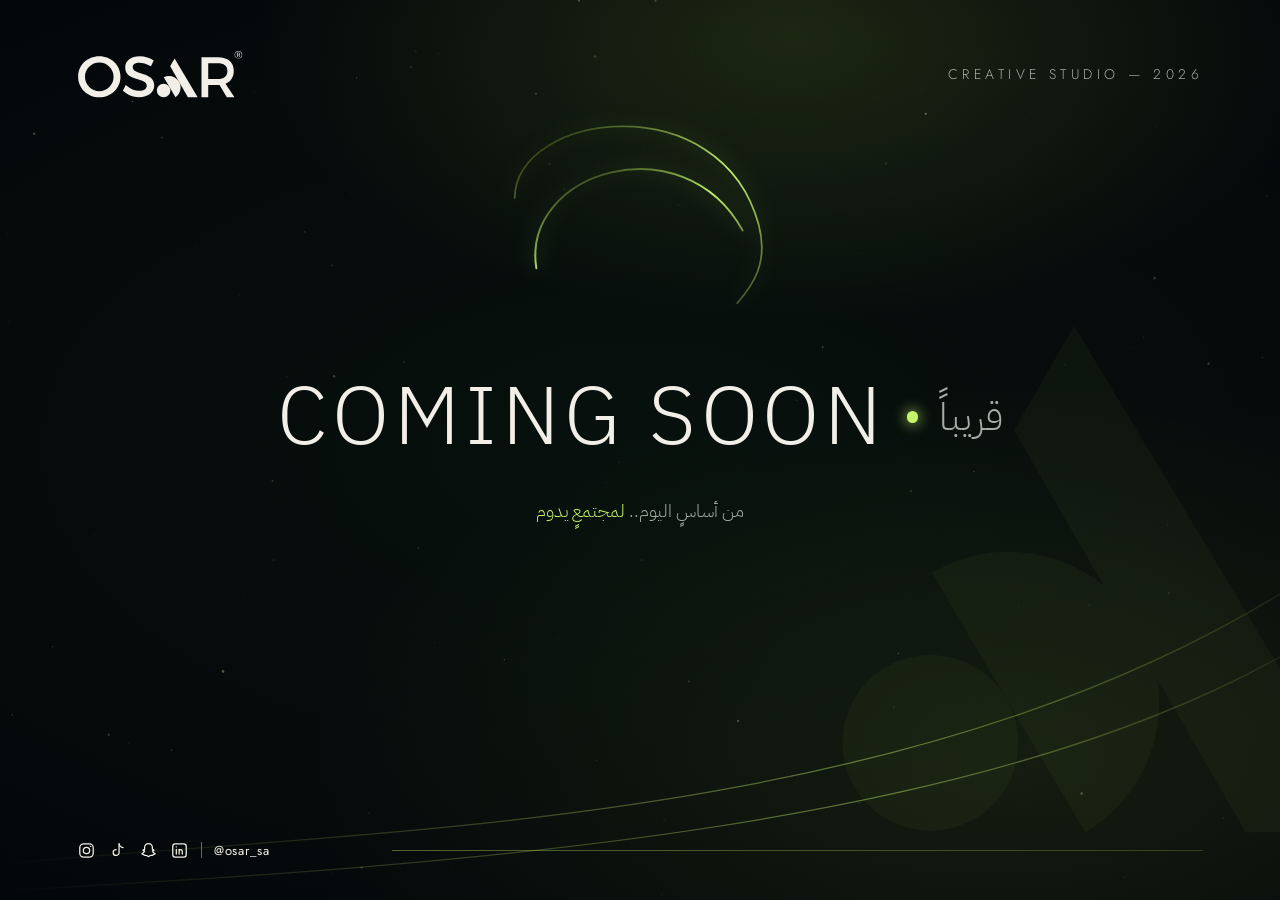
<file: index.html>
<!doctype html>
<html lang="ar" dir="rtl">
<head>
<meta charset="utf-8">
<meta name="viewport" content="width=device-width, initial-scale=1, viewport-fit=cover">
<title>أوسار | قريباً — OSAR Coming Soon</title>
<meta name="description" content="من أساسٍ اليوم.. لمجتمعٍ يدوم. أوسار، قريباً.">
<meta name="theme-color" content="#04070A">
<link rel="icon" href="assets/favicon.svg" type="image/svg+xml">
<meta property="og:title" content="أوسار | قريباً">
<meta property="og:description" content="من أساسٍ اليوم.. لمجتمعٍ يدوم — Coming Soon">
<meta property="og:type" content="website">
<meta property="og:url" content="https://osar-sa.github.io/">
<meta property="og:image" content="https://osar-sa.github.io/assets/og.png">
<meta property="og:image:width" content="1200"><meta property="og:image:height" content="630">
<meta property="og:locale" content="ar_SA">
<meta name="twitter:card" content="summary_large_image">
<link rel="preconnect" href="https://fonts.googleapis.com"><link rel="preconnect" href="https://fonts.gstatic.com" crossorigin>
<link rel="stylesheet" href="https://fonts.googleapis.com/css2?family=Readex+Pro:wght@300;400;500&family=Jost:wght@300;400&family=IBM+Plex+Sans+Arabic:wght@300;400&display=swap">
<style>
/* ===== ألوان الهوية — بدّلها هنا فقط لما توصل الهوية الجديدة ===== */
:root{
  --bg:#04070A;          /* الخلفية */
  --bg-2:#07110D;        /* توهّج الخلفية */
  --ink:#F2EFE8;         /* النص الأساسي */
  --ink-dim:#A8ADA6;     /* النص الثانوي */
  --accent:#C6F36B;      /* اللون المميز (لمجتمعٍ يدوم + الأقواس) */
  --accent-2:#6E8F2E;    /* درجة أغمق للمميز */
  --line:rgba(198,243,107,.38);
  --f-ar:"Readex Pro",system-ui,sans-serif;
  --f-en:"Jost","Readex Pro",sans-serif;
}
*{margin:0;padding:0;box-sizing:border-box}
html,body{height:100%}
body{background:var(--bg);color:var(--ink);font-family:var(--f-ar);overflow:hidden;-webkit-font-smoothing:antialiased}
.stage{position:fixed;inset:0;overflow:hidden;
  background:
    radial-gradient(60% 45% at 62% 4%,color-mix(in srgb,var(--accent-2) 22%,transparent),transparent 70%),
    radial-gradient(80% 60% at 80% 85%,color-mix(in srgb,var(--accent-2) 14%,transparent),transparent 70%),
    radial-gradient(120% 90% at 50% 50%,var(--bg-2),var(--bg) 70%)}
canvas#dust{position:absolute;inset:0;width:100%;height:100%;opacity:.7}
/* glowing arcs */
.arcs{position:absolute;left:50%;top:10vh;width:min(30vh,62vw);transform:translateX(-50%);filter:drop-shadow(0 0 10px color-mix(in srgb,var(--accent) 55%,transparent));animation:float 9s ease-in-out infinite}
.arcs path{fill:none;stroke-linecap:round;stroke-dasharray:1;stroke-dashoffset:1;animation:draw 2.6s cubic-bezier(.6,.1,.2,1) forwards}
.arcs path:nth-child(2){animation-delay:.35s}
@keyframes draw{to{stroke-dashoffset:0}}
@keyframes float{0%,100%{transform:translateX(-50%) rotate(0deg)}50%{transform:translateX(-50%) translateY(-1.2vh) rotate(-3deg)}}
/* faint big mark */
.ghost{position:absolute;right:-12vh;bottom:6vh;width:min(62vh,90vw);color:var(--accent);opacity:.035}
.sweep{position:absolute;inset:auto 0 0 0;height:60vh;width:100%;pointer-events:none}
.sweep path{fill:none;stroke:url(#sg);stroke-width:1.4;opacity:.8}
/* layout */
header,footer{position:absolute;left:0;right:0;display:flex;align-items:center;justify-content:space-between;padding:0 clamp(22px,6vw,90px);direction:ltr;z-index:2}
header{top:clamp(28px,5.5vh,64px)}
.logo{width:clamp(110px,13vw,170px);color:var(--ink);display:block}
.tag{font-family:var(--f-en);font-weight:300;font-size:clamp(10px,1.1vw,14px);letter-spacing:.32em;color:var(--ink-dim);text-transform:uppercase}
main{position:absolute;inset:0;display:grid;place-items:center;align-content:center;gap:clamp(10px,2vh,22px);text-align:center;z-index:2;padding:0 22px}
h1{font-family:"IBM Plex Sans Arabic",var(--f-ar);font-weight:300;display:flex;align-items:center;gap:clamp(12px,1.6vw,24px);direction:ltr;white-space:nowrap;color:var(--ink)}
h1 .en{font-size:clamp(26px,6.4vw,84px);letter-spacing:.06em;line-height:1}
h1 .ar{font-size:clamp(16px,3vw,42px);direction:rtl;line-height:1;color:var(--ink-dim)}
h1 .dot{width:clamp(8px,.9vw,13px);height:clamp(8px,.9vw,13px);border-radius:50%;background:var(--accent);box-shadow:0 0 14px var(--accent);flex:none}
.slogan{font-family:"IBM Plex Sans Arabic",var(--f-ar);font-weight:300;font-size:clamp(14px,1.4vw,19px);color:var(--ink-dim);margin-top:clamp(10px,2.4vh,26px);white-space:nowrap}
.slogan .acc{color:var(--accent)}
.soon{font-family:var(--f-en);font-weight:300;font-size:clamp(20px,3vw,40px);letter-spacing:.42em;padding-inline-start:.42em;color:var(--accent);direction:ltr;margin-top:-.2em}
.rise{opacity:0;transform:translateY(14px);filter:blur(8px);animation:rise 1.4s cubic-bezier(.2,.7,.2,1) forwards}
.d1{animation-delay:.9s}.d2{animation-delay:1.4s}.d0{animation-delay:.3s}
@keyframes rise{to{opacity:1;transform:none;filter:none}}
footer{bottom:clamp(22px,4.5vh,48px);gap:24px}
.social{display:flex;align-items:center;gap:12px;font-family:var(--f-en);font-size:13px;letter-spacing:.06em;color:var(--ink)}
.social a{color:var(--ink);display:inline-flex;transition:color .25s,transform .25s}
.social a:hover{color:var(--accent);transform:translateY(-2px)}
.social svg{width:19px;height:19px}
.social .sep{width:1px;height:16px;background:var(--ink-dim);opacity:.6}
.rule{flex:1;height:1px;background:linear-gradient(90deg,var(--line),color-mix(in srgb,var(--accent) 20%,transparent));max-width:72%}
@media (max-width:640px){.tag{letter-spacing:.22em} .rule{max-width:40%} .ghost{right:-30vw;bottom:10vh}}
@media (prefers-reduced-motion:reduce){*{animation:none!important} .rise{opacity:1;transform:none;filter:none} .arcs path{stroke-dashoffset:0}}
</style>
<script>/* Google Analytics: ضع رقم القياس هنا مثل G-XXXXXXX */window.OSAR_GA_ID="";
(function(id){if(!id)return;var s=document.createElement('script');s.async=1;s.src='https://www.googletagmanager.com/gtag/js?id='+id;document.head.appendChild(s);window.dataLayer=window.dataLayer||[];window.gtag=function(){dataLayer.push(arguments)};gtag('js',new Date());gtag('config',id,{anonymize_ip:true});})(window.OSAR_GA_ID);</script>
</head>
<body>
<div class="stage" aria-hidden="true">
  <canvas id="dust"></canvas>
  <svg class="arcs" viewBox="0 0 500 420">
    <defs><linearGradient id="ag" x1="0" y1="0" x2="1" y2="1"><stop offset="0" stop-color="var(--accent-2)" stop-opacity=".15"/><stop offset=".55" stop-color="var(--accent)"/><stop offset="1" stop-color="var(--accent)" stop-opacity=".25"/></linearGradient></defs>
    <path pathLength="1" d="M18 200 C 20 40, 400 -10, 470 250 C 488 320, 460 360, 430 395" stroke="url(#ag)" stroke-width="3.2"/>
    <path pathLength="1" d="M58 330 C 30 150, 330 60, 440 260" stroke="url(#ag)" stroke-width="3.6"/>
  </svg>
  <svg class="ghost" viewBox="340 350 400 380"><g fill="currentColor"><circle cx="412" cy="656" r="63"/><path d="M413 534 A108 108 0 0 1 523 720 Z"/><path d="M515 357 L733 720 L638 720 L472 432 Z"/></g></svg>
  <svg class="sweep" viewBox="0 0 1000 600" preserveAspectRatio="none">
    <defs><linearGradient id="sg" x1="0" x2="1"><stop offset="0" stop-color="var(--accent)" stop-opacity="0"/><stop offset=".7" stop-color="var(--accent)" stop-opacity=".55"/><stop offset="1" stop-color="var(--accent)" stop-opacity=".1"/></linearGradient></defs>
    <path d="M0 560 C 300 520, 700 520, 1000 260"/><path d="M0 590 C 380 560, 760 520, 1000 330" opacity=".5"/>
  </svg>
</div>
<header>
  <svg class="logo rise d0" viewBox="247 455 586 171" role="img" aria-label="OSAR">
<path fill="currentColor" d="M -0.00 -0.00 L -15.59 -27.17 L 46.88 -135.85 L 81.20 -135.85 Z M -0.00 -0.00 " transform="matrix(1, 0, 0, -1, 590.73, 485.31)"/>
<path fill="currentColor" d="M 552.50 551.02 L 593.93 621.48 C 611.98 609.16 617.24 584.65 606.04 566.24 C 595.08 548.21 571.63 541.44 552.50 551.02 "/>
<path fill="currentColor" d="M 575.82 597.39 C 575.82 610.52 565.17 621.17 552.03 621.17 C 538.90 621.17 528.25 610.52 528.25 597.39 C 528.25 584.25 538.90 573.60 552.03 573.60 C 565.17 573.60 575.82 584.25 575.82 597.39 "/>
<path fill="currentColor" d="M 275.12 549.13 C 275.12 577.47 298.23 599.98 325.76 599.98 C 353.30 599.98 375.80 577.47 375.80 549.13 C 375.80 521 353.30 498.89 325.76 498.89 C 298.03 498.89 275.12 521 275.12 549.13 M 400.12 549.13 C 400.12 589.73 367.57 621.48 325.56 621.48 C 283.56 621.48 251.00 589.73 251.00 549.13 C 251.00 508.53 283.56 477.39 325.56 477.39 C 367.57 477.39 400.12 508.74 400.12 549.13 "/>
<path fill="currentColor" d="M 466.21 499.49 C 452.34 499.49 443.30 504.92 443.30 514.57 C 443.30 545.71 519.26 529.03 519.06 580.08 C 519.06 605.40 496.96 621.08 466.01 621.08 C 443.90 621.08 423.00 612.03 408.53 598.57 L 418.78 578.07 C 433.25 591.53 451.33 598.97 466.41 598.97 C 482.89 598.97 492.73 592.34 492.73 581.29 C 492.73 549.53 416.77 567.22 416.77 516.57 C 416.77 492.46 437.47 476.98 468.01 476.98 C 486.30 476.98 504.19 483.01 517.25 491.65 L 507.41 512.55 C 492.13 503.31 476.86 499.49 466.21 499.49 "/>
<path fill="currentColor" d="M 742.55 557.36 C 764.26 557.36 776.72 548.12 776.72 529.02 C 776.72 510.53 764.26 501.69 742.55 501.69 L 709.19 501.69 L 709.19 557.36 Z M 774.71 621.07 L 748.99 578.46 C 746.98 578.66 744.76 578.66 742.55 578.66 L 709.19 578.66 L 709.19 621.07 L 685.48 621.07 L 685.48 480.39 L 742.55 480.39 C 778.53 480.39 799.23 497.87 799.23 528.42 C 799.23 550.93 788.78 566.81 770.09 574.04 L 801.64 621.07 Z M 774.71 621.07 "/>
<path fill="currentColor" d="M 815.58 459.92 C 808.98 459.92 803.60 465.30 803.60 471.91 C 803.60 478.52 808.98 483.90 815.58 483.90 C 822.20 483.90 827.58 478.52 827.58 471.91 C 827.58 465.30 822.20 459.92 815.58 459.92 M 815.58 485.31 C 808.19 485.31 802.19 479.30 802.19 471.91 C 802.19 464.52 808.19 458.51 815.58 458.51 C 822.98 458.51 828.99 464.52 828.99 471.91 C 828.99 479.30 822.98 485.31 815.58 485.31 "/>
<path fill="currentColor" d="M 812.56 471.41 L 816.10 471.41 C 817.17 471.41 817.98 471.19 818.51 470.74 C 819.03 470.28 819.30 469.62 819.30 468.73 C 819.30 467.85 819.04 467.19 818.51 466.73 C 817.99 466.28 817.19 466.05 816.10 466.05 L 812.56 466.05 Z M 810.95 479.26 C 810.80 479.26 810.67 479.22 810.58 479.12 C 810.50 479.03 810.46 478.91 810.46 478.77 L 810.46 464.76 C 810.46 464.60 810.50 464.48 810.58 464.38 C 810.67 464.29 810.80 464.25 810.95 464.25 L 816.19 464.25 C 817.80 464.25 819.08 464.62 820.03 465.38 C 820.97 466.14 821.44 467.26 821.44 468.75 C 821.44 469.85 821.17 470.75 820.62 471.44 C 820.07 472.14 819.32 472.62 818.38 472.89 L 821.68 478.60 C 821.73 478.68 821.75 478.76 821.75 478.83 C 821.75 478.95 821.70 479.05 821.60 479.14 C 821.51 479.22 821.41 479.26 821.30 479.26 L 820.26 479.26 C 820.02 479.26 819.84 479.20 819.73 479.07 C 819.61 478.94 819.51 478.82 819.43 478.68 L 816.32 473.23 L 812.56 473.23 L 812.56 478.77 C 812.56 478.91 812.51 479.03 812.42 479.12 C 812.33 479.22 812.20 479.26 812.05 479.26 Z M 810.95 479.26 "/></svg>
  <span class="tag rise d0">Creative Studio — 2026</span>
</header>
<main>
  <h1 class="rise d1"><span class="en">COMING SOON</span><i class="dot"></i><span class="ar">قريباً</span></h1>
  <p class="slogan rise d2">من أساسٍ اليوم.. <span class="acc">لمجتمعٍ يدوم</span></p>
</main>
<footer>
  <div class="social rise d2"><a href="https://www.instagram.com/osar_sa/" target="_blank" rel="noopener" aria-label="Instagram"><svg viewBox="0 0 24 24" fill="none" stroke="currentColor" stroke-width="1.6" stroke-linecap="round" stroke-linejoin="round" aria-hidden="true"><rect x="3.5" y="3.5" width="17" height="17" rx="5"/><circle cx="12" cy="12" r="4"/><circle cx="17.2" cy="6.8" r=".9" fill="currentColor" stroke="none"/></svg></a><a href="https://www.tiktok.com/@osar_sa" target="_blank" rel="noopener" aria-label="TikTok"><svg viewBox="0 0 24 24" fill="none" stroke="currentColor" stroke-width="1.6" stroke-linecap="round" stroke-linejoin="round" aria-hidden="true"><path d="M14 3.5v11a3.75 3.75 0 1 1-3.75-3.75"/><path d="M14 3.5c.4 2.6 2.4 4.6 5 4.8"/></svg></a><a href="https://www.snapchat.com/add/osar_sa" target="_blank" rel="noopener" aria-label="Snapchat"><svg viewBox="0 0 24 24" fill="none" stroke="currentColor" stroke-width="1.6" stroke-linecap="round" stroke-linejoin="round" aria-hidden="true"><path d="M12 3.2c-2.9 0-4.9 2.1-4.9 5v2.4l-1.7.6c-.5.2-.4.8.1 1l1.5.4c-.6 1.6-1.9 2.9-3.5 3.5.4.7 1.7.9 2.6 1 .2.6.3 1.1 1 1.1.8 0 1.6-.4 2.6.2 1 .6 1.6 1.4 2.3 1.4s1.3-.8 2.3-1.4c1-.6 1.8-.2 2.6-.2.7 0 .8-.5 1-1.1.9-.1 2.2-.3 2.6-1-1.6-.6-2.9-1.9-3.5-3.5l1.5-.4c.5-.2.6-.8.1-1l-1.7-.6V8.2c0-2.9-2-5-4.9-5z"/></svg></a><a href="https://www.linkedin.com/company/osarsa/" target="_blank" rel="noopener" aria-label="LinkedIn"><svg viewBox="0 0 24 24" fill="none" stroke="currentColor" stroke-width="1.6" stroke-linecap="round" stroke-linejoin="round" aria-hidden="true"><rect x="3.5" y="3.5" width="17" height="17" rx="3"/><path d="M8 10.5v6M8 7.5v.01M11.5 16.5v-3.5a2 2 0 0 1 4 0v3.5M11.5 10.5v6"/></svg></a><span class="sep"></span><span>@osar_sa</span></div>
  <span class="rule"></span>
</footer>
<script>
(function(){var c=document.getElementById('dust'),x=c.getContext('2d'),P=[],W,H,d=Math.min(2,devicePixelRatio||1);
function rs(){W=c.width=innerWidth*d;H=c.height=innerHeight*d;P=[];var n=Math.round(innerWidth*innerHeight/9000);for(var i=0;i<n;i++)P.push({x:Math.random()*W,y:Math.random()*H,r:(Math.random()*1.1+.2)*d,v:(Math.random()*.12+.03)*d,a:Math.random()*.5+.1,p:Math.random()*6.28})}
function f(t){x.clearRect(0,0,W,H);for(var i=0;i<P.length;i++){var p=P[i];p.y-=p.v;if(p.y<0)p.y=H;x.globalAlpha=p.a*(.6+.4*Math.sin(t/1400+p.p));x.fillStyle='#d9f5a6';x.beginPath();x.arc(p.x,p.y,p.r,0,6.28);x.fill()}requestAnimationFrame(f)}
addEventListener('resize',rs);rs();if(!matchMedia('(prefers-reduced-motion: reduce)').matches)requestAnimationFrame(f);else f(0);})();
</script>
</body>
</html>
</file>
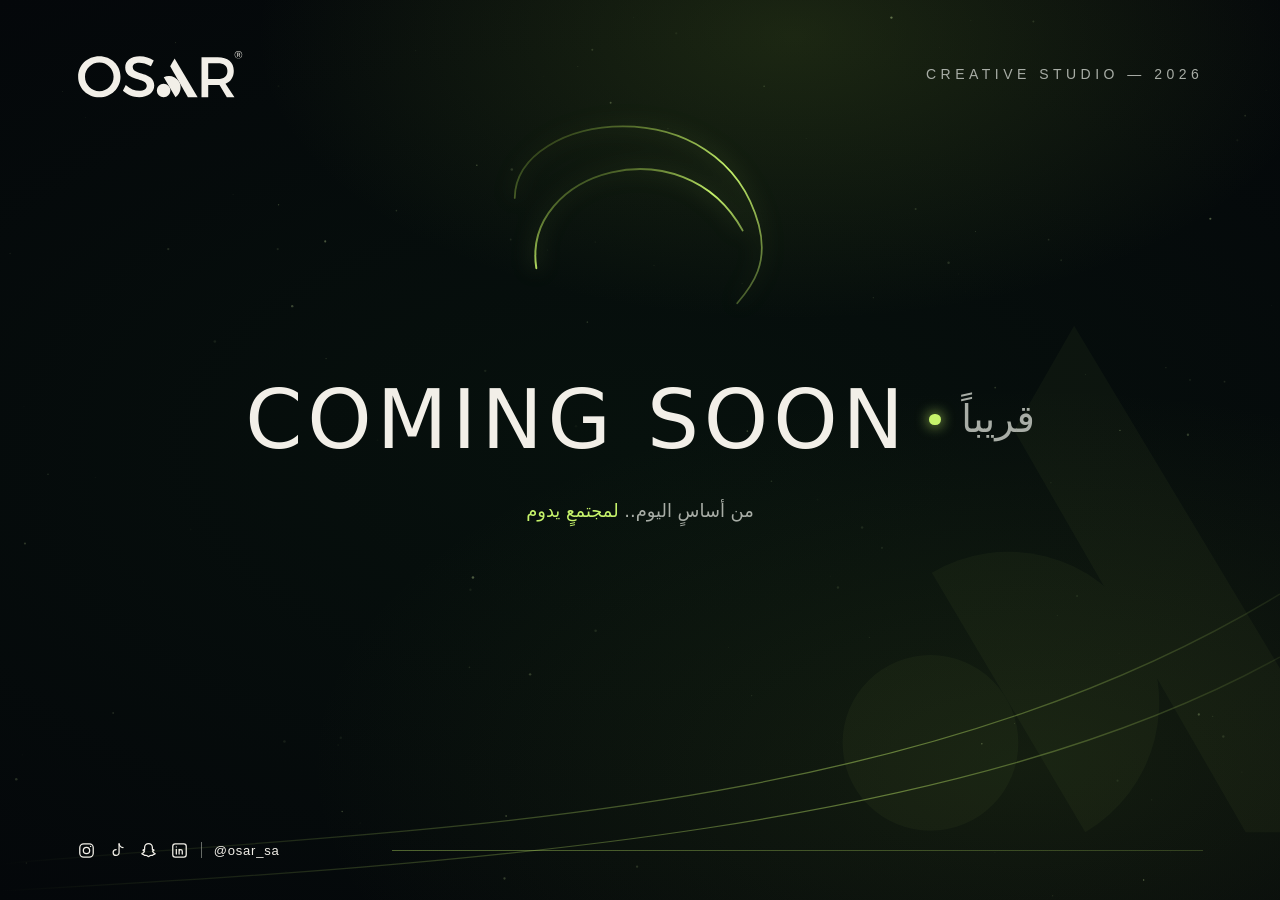
<file: en/index.html>
<!doctype html><html lang="ar"><head><meta charset="utf-8"><title>أوسار | قريباً</title><meta name="robots" content="noindex"><link rel="canonical" href="https://osar-sa.github.io/"><meta http-equiv="refresh" content="0;url=https://osar-sa.github.io/"><script>location.replace("https://osar-sa.github.io/")</script></head><body></body></html>
</file>
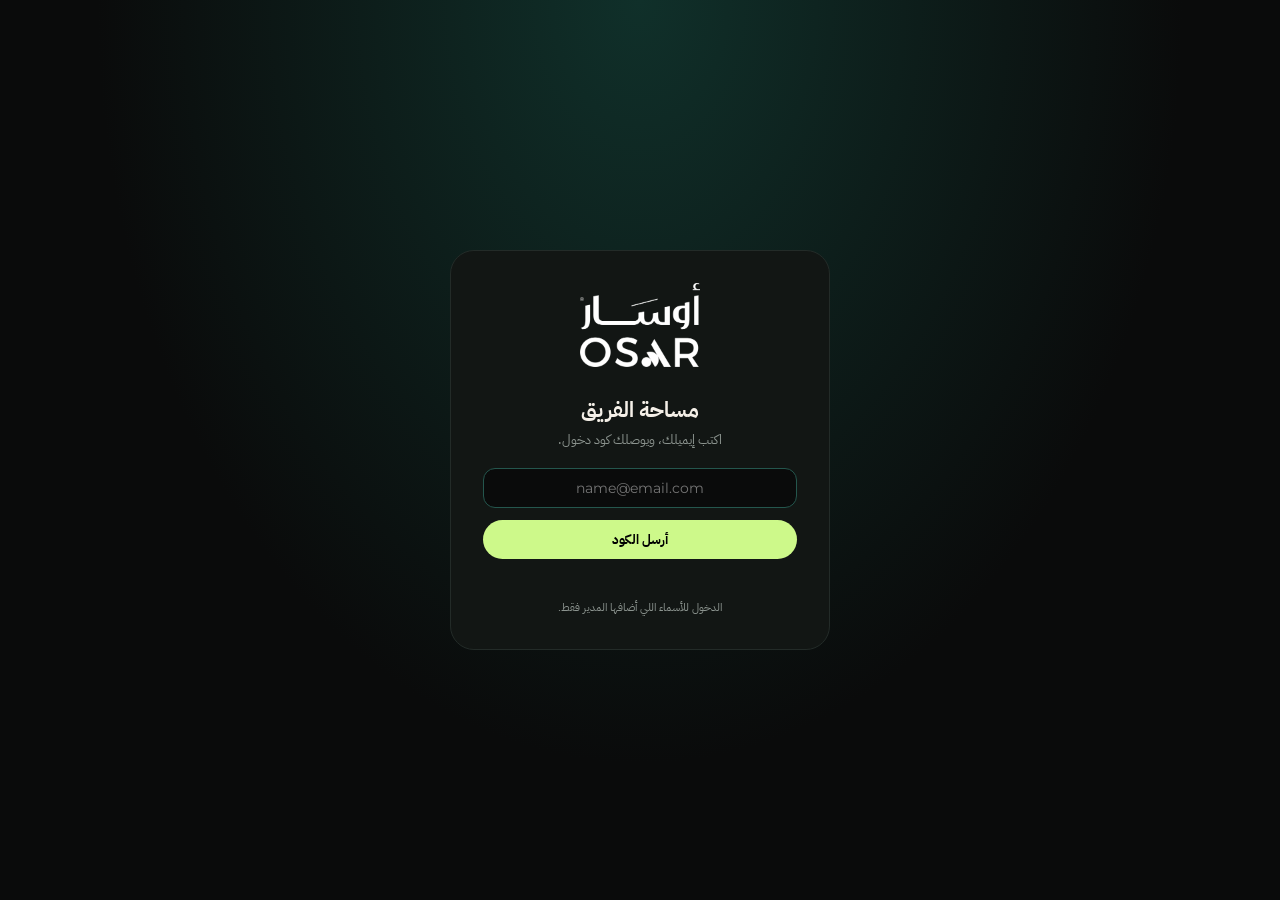
<file: team/index.html>
<!doctype html>
<html lang="ar" dir="rtl">
<head>
<meta charset="utf-8">
<meta name="viewport" content="width=device-width,initial-scale=1,viewport-fit=cover">
<meta name="robots" content="noindex,nofollow">
<meta name="theme-color" content="#0A0B0B">
<title>مساحة الفريق · أوسار</title>
<link rel="icon" href="mark.png">
<link rel="apple-touch-icon" href="icon-180.png">
<link rel="manifest" href="manifest.json">
<meta name="apple-mobile-web-app-capable" content="yes">
<meta name="mobile-web-app-capable" content="yes">
<meta name="apple-mobile-web-app-status-bar-style" content="black-translucent">
<meta name="apple-mobile-web-app-title" content="أوسار">
<link rel="preconnect" href="https://fonts.googleapis.com">
<link rel="preconnect" href="https://fonts.gstatic.com" crossorigin>
<link rel="stylesheet" href="https://fonts.googleapis.com/css2?family=IBM+Plex+Sans+Arabic:wght@400;500;600;700&family=Montserrat:wght@500;700&display=swap">
<link rel="stylesheet" href="team.css?v=5">
</head>
<body>
<div id="app"><div class="boot"><img src="mark.png" alt=""></div></div>
<div id="toast" role="status" aria-live="polite"></div>
<script src="config.js?v=5"></script>
<script src="team.js?v=5"></script>
</body>
</html>
</file>
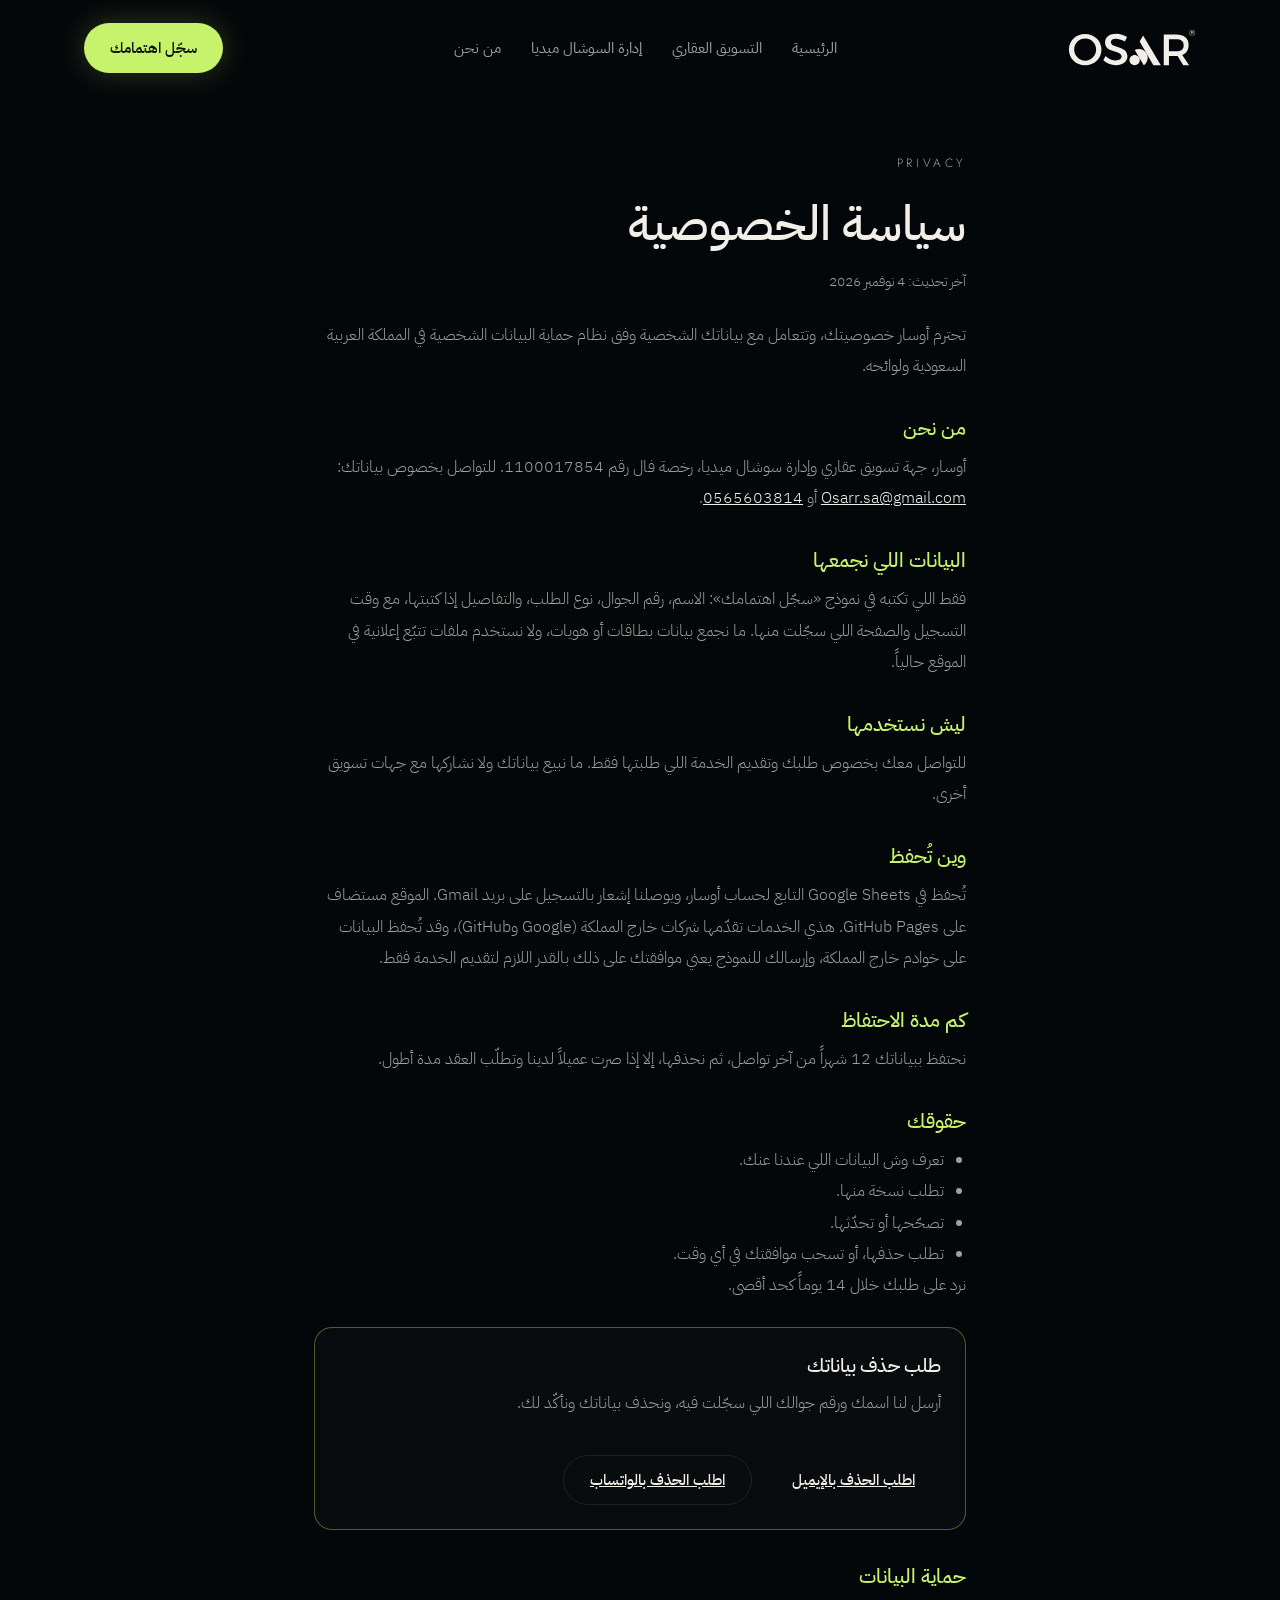
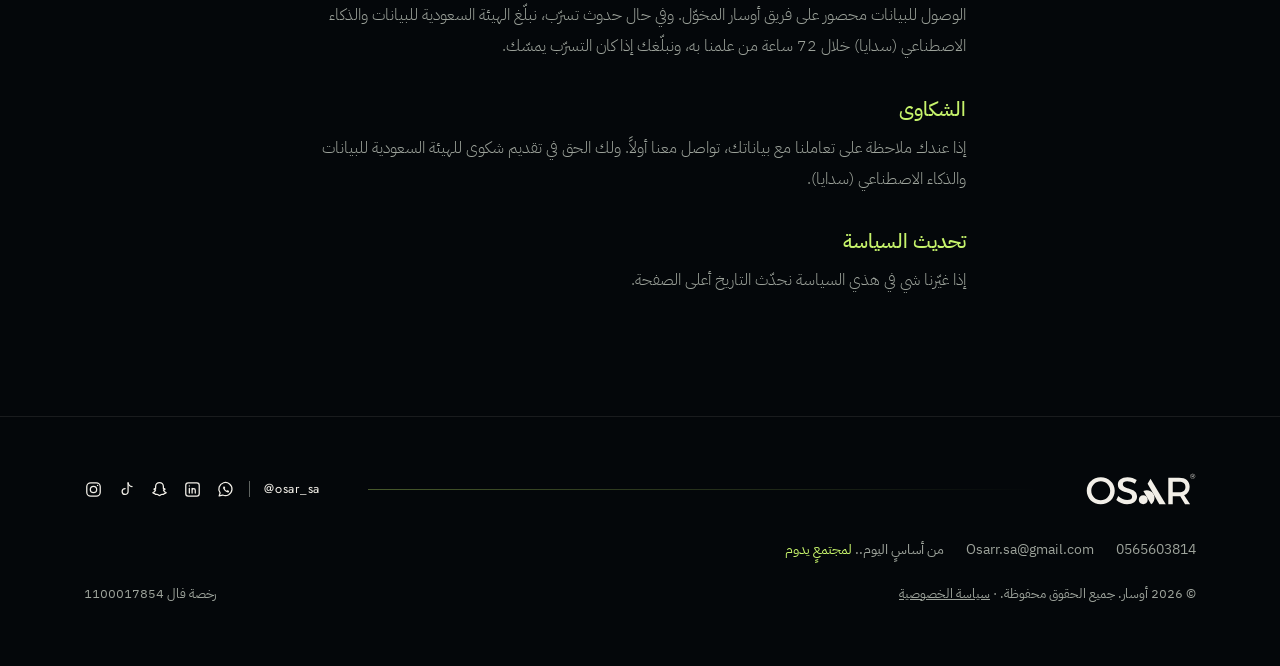
<file: privacy.html>
<!doctype html>
<html lang="ar" dir="rtl">
<head>
<meta charset="utf-8">
<meta name="viewport" content="width=device-width, initial-scale=1, viewport-fit=cover">
<title>أوسار | سياسة الخصوصية</title>
<meta name="description" content="سياسة الخصوصية في أوسار: وش البيانات اللي نجمعها، وليش، وكيف تطلب حذفها.">
<meta name="theme-color" content="#04070A">
<link rel="icon" href="assets/favicon.svg" type="image/svg+xml">
<link rel="canonical" href="https://osar-sa.github.io/privacy.html">
<meta property="og:title" content="أوسار | سياسة الخصوصية"><meta property="og:description" content="سياسة الخصوصية في أوسار: وش البيانات اللي نجمعها، وليش، وكيف تطلب حذفها.">
<meta property="og:type" content="website"><meta property="og:url" content="https://osar-sa.github.io/privacy.html">
<meta property="og:image" content="https://osar-sa.github.io/assets/og.png"><meta property="og:image:width" content="1200"><meta property="og:image:height" content="630">
<meta property="og:locale" content="ar_SA"><meta name="twitter:card" content="summary_large_image">
<link rel="preconnect" href="https://fonts.googleapis.com"><link rel="preconnect" href="https://fonts.gstatic.com" crossorigin>
<link rel="stylesheet" href="https://fonts.googleapis.com/css2?family=IBM+Plex+Sans+Arabic:wght@300;400;500;600&family=Jost:wght@300;400&display=swap">
<link rel="stylesheet" href="site.css?v=1794072814">
<script>/* Google Analytics: ضع رقم القياس هنا مثل G-XXXXXXX */window.OSAR_GA_ID="";
(function(id){if(!id)return;var s=document.createElement('script');s.async=1;s.src='https://www.googletagmanager.com/gtag/js?id='+id;document.head.appendChild(s);window.dataLayer=window.dataLayer||[];window.gtag=function(){dataLayer.push(arguments)};gtag('js',new Date());gtag('config',id,{anonymize_ip:true});})(window.OSAR_GA_ID);</script>
</head>
<body data-page="الخصوصية">
<a class="skip" href="#top">تخطَّ إلى المحتوى</a>
<header class="nav"><div class="wrap">
  <a href="./" aria-label="أوسار - الرئيسية"><svg class="logo" viewBox="247 455 586 171" role="img" aria-label="OSAR">
<path fill-rule="nonzero" fill="currentColor" fill-opacity="1" d="M -0.00151875 -0.00020625 L -15.595269 -27.172081 L 46.889106 -135.855675 L 81.201606 -135.855675 Z M -0.00151875 -0.00020625 " transform="matrix(1, 0, 0, -1, 590.7398, 485.3162)"/>
<path fill-rule="nonzero" fill="currentColor" fill-opacity="1" d="M 552.507812 551.027344 L 593.933594 621.484375 C 611.984375 609.164062 617.246094 584.652344 606.046875 566.242188 C 595.085938 548.21875 571.632812 541.445312 552.507812 551.027344 "/>
<path fill-rule="nonzero" fill="currentColor" fill-opacity="1" d="M 575.820312 597.390625 C 575.820312 610.523438 565.171875 621.171875 552.039062 621.171875 C 538.902344 621.171875 528.253906 610.523438 528.253906 597.390625 C 528.253906 584.257812 538.902344 573.609375 552.039062 573.609375 C 565.171875 573.609375 575.820312 584.257812 575.820312 597.390625 "/>
<path fill-rule="nonzero" fill="currentColor" fill-opacity="1" d="M 275.125 549.136719 C 275.125 577.472656 298.234375 599.980469 325.769531 599.980469 C 353.300781 599.980469 375.808594 577.472656 375.808594 549.136719 C 375.808594 521 353.300781 498.894531 325.769531 498.894531 C 298.035156 498.894531 275.125 521 275.125 549.136719 M 400.128906 549.136719 C 400.128906 589.734375 367.570312 621.484375 325.566406 621.484375 C 283.566406 621.484375 251.007812 589.734375 251.007812 549.136719 C 251.007812 508.539062 283.566406 477.390625 325.566406 477.390625 C 367.570312 477.390625 400.128906 508.742188 400.128906 549.136719 "/>
<path fill-rule="nonzero" fill="currentColor" fill-opacity="1" d="M 466.210938 499.496094 C 452.34375 499.496094 443.300781 504.921875 443.300781 514.570312 C 443.300781 545.71875 519.265625 529.039062 519.066406 580.085938 C 519.066406 605.40625 496.960938 621.082031 466.011719 621.082031 C 443.902344 621.082031 423.003906 612.039062 408.53125 598.574219 L 418.78125 578.074219 C 433.253906 591.539062 451.339844 598.976562 466.414062 598.976562 C 482.890625 598.976562 492.738281 592.34375 492.738281 581.292969 C 492.738281 549.539062 416.773438 567.222656 416.773438 516.578125 C 416.773438 492.460938 437.472656 476.988281 468.019531 476.988281 C 486.308594 476.988281 504.195312 483.019531 517.257812 491.65625 L 507.410156 512.558594 C 492.136719 503.316406 476.863281 499.496094 466.210938 499.496094 "/>
<path fill-rule="nonzero" fill="currentColor" fill-opacity="1" d="M 742.558594 557.367188 C 764.265625 557.367188 776.722656 548.121094 776.722656 529.027344 C 776.722656 510.539062 764.265625 501.699219 742.558594 501.699219 L 709.199219 501.699219 L 709.199219 557.367188 Z M 774.714844 621.074219 L 748.992188 578.46875 C 746.980469 578.667969 744.769531 578.667969 742.558594 578.667969 L 709.199219 578.667969 L 709.199219 621.074219 L 685.484375 621.074219 L 685.484375 480.394531 L 742.558594 480.394531 C 778.535156 480.394531 799.234375 497.878906 799.234375 528.425781 C 799.234375 550.933594 788.78125 566.8125 770.09375 574.046875 L 801.644531 621.074219 Z M 774.714844 621.074219 "/>
<path fill-rule="nonzero" fill="currentColor" fill-opacity="1" d="M 815.589844 459.925781 C 808.980469 459.925781 803.601562 465.304688 803.601562 471.914062 C 803.601562 478.527344 808.980469 483.90625 815.589844 483.90625 C 822.203125 483.90625 827.582031 478.527344 827.582031 471.914062 C 827.582031 465.304688 822.203125 459.925781 815.589844 459.925781 M 815.589844 485.316406 C 808.199219 485.316406 802.191406 479.304688 802.191406 471.914062 C 802.191406 464.527344 808.199219 458.515625 815.589844 458.515625 C 822.980469 458.515625 828.992188 464.527344 828.992188 471.914062 C 828.992188 479.304688 822.980469 485.316406 815.589844 485.316406 "/>
<path fill-rule="nonzero" fill="currentColor" fill-opacity="1" d="M 812.566406 471.414062 L 816.105469 471.414062 C 817.179688 471.414062 817.980469 471.191406 818.511719 470.742188 C 819.039062 470.289062 819.304688 469.621094 819.304688 468.734375 C 819.304688 467.859375 819.042969 467.195312 818.519531 466.738281 C 817.996094 466.28125 817.191406 466.050781 816.105469 466.050781 L 812.566406 466.050781 Z M 810.957031 479.269531 C 810.800781 479.269531 810.675781 479.222656 810.589844 479.128906 C 810.507812 479.035156 810.464844 478.917969 810.464844 478.777344 L 810.464844 464.761719 C 810.464844 464.605469 810.507812 464.480469 810.589844 464.386719 C 810.675781 464.292969 810.800781 464.25 810.957031 464.25 L 816.191406 464.25 C 817.808594 464.25 819.089844 464.628906 820.03125 465.386719 C 820.976562 466.144531 821.449219 467.265625 821.449219 468.753906 C 821.449219 469.855469 821.175781 470.753906 820.625 471.445312 C 820.074219 472.140625 819.324219 472.625 818.382812 472.894531 L 821.6875 478.605469 C 821.730469 478.6875 821.75 478.769531 821.75 478.839844 C 821.75 478.953125 821.703125 479.054688 821.609375 479.140625 C 821.519531 479.226562 821.414062 479.269531 821.300781 479.269531 L 820.269531 479.269531 C 820.023438 479.269531 819.847656 479.203125 819.734375 479.074219 C 819.617188 478.949219 819.519531 478.820312 819.433594 478.6875 L 816.320312 473.238281 L 812.566406 473.238281 L 812.566406 478.777344 C 812.566406 478.917969 812.519531 479.035156 812.425781 479.128906 C 812.335938 479.222656 812.207031 479.269531 812.050781 479.269531 Z M 810.957031 479.269531 "/>
</svg></a>
  <nav class="links" aria-label="القائمة"><a href="./">الرئيسية</a><a href="realestate.html">التسويق العقاري</a><a href="social.html">إدارة السوشال ميديا</a><a href="./#about">من نحن</a></nav>
  <div class="nav-end"><a class="btn btn-lime" href="#interest">سجّل اهتمامك</a>
  <button class="burger" id="burger" aria-label="القائمة" aria-expanded="false" aria-controls="drawer"><svg viewBox="0 0 24 24" fill="none" stroke="currentColor" stroke-width="1.6" stroke-linecap="round"><path d="M4 7h16M4 12h16M4 17h10"/></svg></button></div>
</div></header>
<div class="scrim" id="scrim"></div>
<aside class="drawer" id="drawer" aria-label="القائمة"><button class="x" aria-label="إغلاق">×</button><a href="./">الرئيسية</a><a href="realestate.html">التسويق العقاري</a><a href="social.html">إدارة السوشال ميديا</a><a href="./#about">من نحن</a><a href="#interest">سجّل اهتمامك</a></aside>
<main id="top" class="policy-page">
<section class="block" style="padding-top:150px;border-top:0"><div class="wrap policy">
<span class="lat">Privacy</span>
<h1>سياسة الخصوصية</h1>
<p class="upd">آخر تحديث: 4 نوفمبر 2026</p>
<p>تحترم أوسار خصوصيتك، وتتعامل مع بياناتك الشخصية وفق نظام حماية البيانات الشخصية في المملكة العربية السعودية ولوائحه.</p>
<h2>من نحن</h2>
<p>أوسار، جهة تسويق عقاري وإدارة سوشال ميديا، رخصة فال رقم 1100017854. للتواصل بخصوص بياناتك: <a href="mailto:Osarr.sa@gmail.com">Osarr.sa@gmail.com</a> أو <a href="tel:0565603814" dir="ltr">0565603814</a>.</p>
<h2>البيانات اللي نجمعها</h2>
<p>فقط اللي تكتبه في نموذج «سجّل اهتمامك»: الاسم، رقم الجوال، نوع الطلب، والتفاصيل إذا كتبتها، مع وقت التسجيل والصفحة اللي سجّلت منها. ما نجمع بيانات بطاقات أو هويات، ولا نستخدم ملفات تتبّع إعلانية في الموقع حالياً.</p>
<h2>ليش نستخدمها</h2>
<p>للتواصل معك بخصوص طلبك وتقديم الخدمة اللي طلبتها فقط. ما نبيع بياناتك ولا نشاركها مع جهات تسويق أخرى.</p>
<h2>وين تُحفظ</h2>
<p>تُحفظ في Google Sheets التابع لحساب أوسار، ويوصلنا إشعار بالتسجيل على بريد Gmail. الموقع مستضاف على GitHub Pages. هذي الخدمات تقدّمها شركات خارج المملكة (Google وGitHub)، وقد تُحفظ البيانات على خوادم خارج المملكة، وإرسالك للنموذج يعني موافقتك على ذلك بالقدر اللازم لتقديم الخدمة فقط.</p>
<h2>كم مدة الاحتفاظ</h2>
<p>نحتفظ ببياناتك 12 شهراً من آخر تواصل، ثم نحذفها، إلا إذا صرت عميلاً لدينا وتطلّب العقد مدة أطول.</p>
<h2>حقوقك</h2>
<ul>
<li>تعرف وش البيانات اللي عندنا عنك.</li>
<li>تطلب نسخة منها.</li>
<li>تصحّحها أو تحدّثها.</li>
<li>تطلب حذفها، أو تسحب موافقتك في أي وقت.</li>
</ul>
<p>نرد على طلبك خلال 14 يوماً كحد أقصى.</p>
<div class="del-box" id="delete">
<h3>طلب حذف بياناتك</h3>
<p>أرسل لنا اسمك ورقم جوالك اللي سجّلت فيه، ونحذف بياناتك ونأكّد لك.</p>
<div class="ctas"><a class="btn btn-solid" href="mailto:Osarr.sa@gmail.com?subject=%D8%B7%D9%84%D8%A8%20%D8%AD%D8%B0%D9%81%20%D8%A8%D9%8A%D8%A7%D9%86%D8%A7%D8%AA">اطلب الحذف بالإيميل</a><a class="btn btn-ghost" href="https://wa.me/966565603814?text=%D8%A3%D8%A8%D8%BA%D9%89%20%D8%AD%D8%B0%D9%81%20%D8%A8%D9%8A%D8%A7%D9%86%D8%A7%D8%AA%D9%8A" target="_blank" rel="noopener">اطلب الحذف بالواتساب</a></div>
</div>
<h2>حماية البيانات</h2>
<p>الوصول للبيانات محصور على فريق أوسار المخوّل. وفي حال حدوث تسرّب، نبلّغ الهيئة السعودية للبيانات والذكاء الاصطناعي (سدايا) خلال 72 ساعة من علمنا به، ونبلّغك إذا كان التسرّب يمسّك.</p>
<h2>الشكاوى</h2>
<p>إذا عندك ملاحظة على تعاملنا مع بياناتك، تواصل معنا أولاً. ولك الحق في تقديم شكوى للهيئة السعودية للبيانات والذكاء الاصطناعي (سدايا).</p>
<h2>تحديث السياسة</h2>
<p>إذا غيّرنا شي في هذي السياسة نحدّث التاريخ أعلى الصفحة.</p>
</div></section>
</main>
<footer><div class="wrap">
  <div class="frow"><div class="social"><a href="https://www.instagram.com/osar_sa/" target="_blank" rel="noopener" aria-label="Instagram"><svg viewBox="0 0 24 24" fill="none" stroke="currentColor" stroke-width="1.6" stroke-linecap="round" stroke-linejoin="round" aria-hidden="true"><rect x="3.5" y="3.5" width="17" height="17" rx="5"/><circle cx="12" cy="12" r="4"/><circle cx="17.2" cy="6.8" r=".9" fill="currentColor" stroke="none"/></svg></a><a href="https://www.tiktok.com/@osar_sa" target="_blank" rel="noopener" aria-label="TikTok"><svg viewBox="0 0 24 24" fill="none" stroke="currentColor" stroke-width="1.6" stroke-linecap="round" stroke-linejoin="round" aria-hidden="true"><path d="M14 3.5v11a3.75 3.75 0 1 1-3.75-3.75"/><path d="M14 3.5c.4 2.6 2.4 4.6 5 4.8"/></svg></a><a href="https://www.snapchat.com/add/osar_sa" target="_blank" rel="noopener" aria-label="Snapchat"><svg viewBox="0 0 24 24" fill="none" stroke="currentColor" stroke-width="1.6" stroke-linecap="round" stroke-linejoin="round" aria-hidden="true"><path d="M12 3.2c-2.9 0-4.9 2.1-4.9 5v2.4l-1.7.6c-.5.2-.4.8.1 1l1.5.4c-.6 1.6-1.9 2.9-3.5 3.5.4.7 1.7.9 2.6 1 .2.6.3 1.1 1 1.1.8 0 1.6-.4 2.6.2 1 .6 1.6 1.4 2.3 1.4s1.3-.8 2.3-1.4c1-.6 1.8-.2 2.6-.2.7 0 .8-.5 1-1.1.9-.1 2.2-.3 2.6-1-1.6-.6-2.9-1.9-3.5-3.5l1.5-.4c.5-.2.6-.8.1-1l-1.7-.6V8.2c0-2.9-2-5-4.9-5z"/></svg></a><a href="https://www.linkedin.com/company/osarsa/" target="_blank" rel="noopener" aria-label="LinkedIn"><svg viewBox="0 0 24 24" fill="none" stroke="currentColor" stroke-width="1.6" stroke-linecap="round" stroke-linejoin="round" aria-hidden="true"><rect x="3.5" y="3.5" width="17" height="17" rx="3"/><path d="M8 10.5v6M8 7.5v.01M11.5 16.5v-3.5a2 2 0 0 1 4 0v3.5M11.5 10.5v6"/></svg></a><a href="https://wa.me/966565603814" target="_blank" rel="noopener" aria-label="WhatsApp"><svg viewBox="0 0 24 24" fill="none" stroke="currentColor" stroke-width="1.6" stroke-linecap="round" stroke-linejoin="round" aria-hidden="true"><path d="M4 20l1.2-3.6A8.3 8.3 0 1 1 8.4 19z"/><path d="M9.2 8.6c.2-.5.6-.5.9-.5h.4c.2 0 .4.1.5.4l.6 1.4c.1.2 0 .5-.1.6l-.5.6c.6 1.1 1.4 1.9 2.5 2.5l.6-.5c.2-.2.4-.2.6-.1l1.4.6c.3.1.4.3.4.5v.4c0 .3-.1.7-.5.9-.5.3-1.4.5-2.8-.1a8.6 8.6 0 0 1-3.8-3.8c-.6-1.4-.4-2.3-.1-2.8z" fill="currentColor" stroke="none"/></svg></a><span class="sep"></span><span>@osar_sa</span></div><span class="rule"></span><a href="./" aria-label="أوسار"><svg class="logo" viewBox="247 455 586 171" style="width:110px">
<path fill-rule="nonzero" fill="currentColor" fill-opacity="1" d="M -0.00151875 -0.00020625 L -15.595269 -27.172081 L 46.889106 -135.855675 L 81.201606 -135.855675 Z M -0.00151875 -0.00020625 " transform="matrix(1, 0, 0, -1, 590.7398, 485.3162)"/>
<path fill-rule="nonzero" fill="currentColor" fill-opacity="1" d="M 552.507812 551.027344 L 593.933594 621.484375 C 611.984375 609.164062 617.246094 584.652344 606.046875 566.242188 C 595.085938 548.21875 571.632812 541.445312 552.507812 551.027344 "/>
<path fill-rule="nonzero" fill="currentColor" fill-opacity="1" d="M 575.820312 597.390625 C 575.820312 610.523438 565.171875 621.171875 552.039062 621.171875 C 538.902344 621.171875 528.253906 610.523438 528.253906 597.390625 C 528.253906 584.257812 538.902344 573.609375 552.039062 573.609375 C 565.171875 573.609375 575.820312 584.257812 575.820312 597.390625 "/>
<path fill-rule="nonzero" fill="currentColor" fill-opacity="1" d="M 275.125 549.136719 C 275.125 577.472656 298.234375 599.980469 325.769531 599.980469 C 353.300781 599.980469 375.808594 577.472656 375.808594 549.136719 C 375.808594 521 353.300781 498.894531 325.769531 498.894531 C 298.035156 498.894531 275.125 521 275.125 549.136719 M 400.128906 549.136719 C 400.128906 589.734375 367.570312 621.484375 325.566406 621.484375 C 283.566406 621.484375 251.007812 589.734375 251.007812 549.136719 C 251.007812 508.539062 283.566406 477.390625 325.566406 477.390625 C 367.570312 477.390625 400.128906 508.742188 400.128906 549.136719 "/>
<path fill-rule="nonzero" fill="currentColor" fill-opacity="1" d="M 466.210938 499.496094 C 452.34375 499.496094 443.300781 504.921875 443.300781 514.570312 C 443.300781 545.71875 519.265625 529.039062 519.066406 580.085938 C 519.066406 605.40625 496.960938 621.082031 466.011719 621.082031 C 443.902344 621.082031 423.003906 612.039062 408.53125 598.574219 L 418.78125 578.074219 C 433.253906 591.539062 451.339844 598.976562 466.414062 598.976562 C 482.890625 598.976562 492.738281 592.34375 492.738281 581.292969 C 492.738281 549.539062 416.773438 567.222656 416.773438 516.578125 C 416.773438 492.460938 437.472656 476.988281 468.019531 476.988281 C 486.308594 476.988281 504.195312 483.019531 517.257812 491.65625 L 507.410156 512.558594 C 492.136719 503.316406 476.863281 499.496094 466.210938 499.496094 "/>
<path fill-rule="nonzero" fill="currentColor" fill-opacity="1" d="M 742.558594 557.367188 C 764.265625 557.367188 776.722656 548.121094 776.722656 529.027344 C 776.722656 510.539062 764.265625 501.699219 742.558594 501.699219 L 709.199219 501.699219 L 709.199219 557.367188 Z M 774.714844 621.074219 L 748.992188 578.46875 C 746.980469 578.667969 744.769531 578.667969 742.558594 578.667969 L 709.199219 578.667969 L 709.199219 621.074219 L 685.484375 621.074219 L 685.484375 480.394531 L 742.558594 480.394531 C 778.535156 480.394531 799.234375 497.878906 799.234375 528.425781 C 799.234375 550.933594 788.78125 566.8125 770.09375 574.046875 L 801.644531 621.074219 Z M 774.714844 621.074219 "/>
<path fill-rule="nonzero" fill="currentColor" fill-opacity="1" d="M 815.589844 459.925781 C 808.980469 459.925781 803.601562 465.304688 803.601562 471.914062 C 803.601562 478.527344 808.980469 483.90625 815.589844 483.90625 C 822.203125 483.90625 827.582031 478.527344 827.582031 471.914062 C 827.582031 465.304688 822.203125 459.925781 815.589844 459.925781 M 815.589844 485.316406 C 808.199219 485.316406 802.191406 479.304688 802.191406 471.914062 C 802.191406 464.527344 808.199219 458.515625 815.589844 458.515625 C 822.980469 458.515625 828.992188 464.527344 828.992188 471.914062 C 828.992188 479.304688 822.980469 485.316406 815.589844 485.316406 "/>
<path fill-rule="nonzero" fill="currentColor" fill-opacity="1" d="M 812.566406 471.414062 L 816.105469 471.414062 C 817.179688 471.414062 817.980469 471.191406 818.511719 470.742188 C 819.039062 470.289062 819.304688 469.621094 819.304688 468.734375 C 819.304688 467.859375 819.042969 467.195312 818.519531 466.738281 C 817.996094 466.28125 817.191406 466.050781 816.105469 466.050781 L 812.566406 466.050781 Z M 810.957031 479.269531 C 810.800781 479.269531 810.675781 479.222656 810.589844 479.128906 C 810.507812 479.035156 810.464844 478.917969 810.464844 478.777344 L 810.464844 464.761719 C 810.464844 464.605469 810.507812 464.480469 810.589844 464.386719 C 810.675781 464.292969 810.800781 464.25 810.957031 464.25 L 816.191406 464.25 C 817.808594 464.25 819.089844 464.628906 820.03125 465.386719 C 820.976562 466.144531 821.449219 467.265625 821.449219 468.753906 C 821.449219 469.855469 821.175781 470.753906 820.625 471.445312 C 820.074219 472.140625 819.324219 472.625 818.382812 472.894531 L 821.6875 478.605469 C 821.730469 478.6875 821.75 478.769531 821.75 478.839844 C 821.75 478.953125 821.703125 479.054688 821.609375 479.140625 C 821.519531 479.226562 821.414062 479.269531 821.300781 479.269531 L 820.269531 479.269531 C 820.023438 479.269531 819.847656 479.203125 819.734375 479.074219 C 819.617188 478.949219 819.519531 478.820312 819.433594 478.6875 L 816.320312 473.238281 L 812.566406 473.238281 L 812.566406 478.777344 C 812.566406 478.917969 812.519531 479.035156 812.425781 479.128906 C 812.335938 479.222656 812.207031 479.269531 812.050781 479.269531 Z M 810.957031 479.269531 "/>
</svg></a></div>
  <div class="fcontact"><a href="tel:0565603814" dir="ltr" data-phone>0565603814</a><a href="mailto:Osarr.sa@gmail.com" data-email>Osarr.sa@gmail.com</a><span>من أساسٍ اليوم.. <span class="acc">لمجتمعٍ يدوم</span></span></div>
  <div class="legal"><span>© <span data-year>2026</span> أوسار. جميع الحقوق محفوظة. · <a href="privacy.html">سياسة الخصوصية</a></span><span>رخصة فال 1100017854</span></div>
  <div class="legal" id="legal"></div>
</div></footer>
<script src="site.js?v=1794072814"></script>
<script src="fx.js?v=1794072814"></script>
</body>
</html>
</file>
<file: team/team.css>
:root{--bg:#0A0B0B;--side:#0d100f;--card:#121614;--card2:#0d100f;--line:#232b28;--pet:#24564D;--em:#00AD6D;--lime:#CDF98A;--iv:#F4EFE7;--mut:#8C948F;--mut2:#5f6763;--red:#ff8f8f;color-scheme:dark}
*{box-sizing:border-box;margin:0;padding:0}
html,body{background:var(--bg);color:var(--iv)}
body{font-family:'IBM Plex Sans Arabic',Tahoma,sans-serif;font-size:14px;line-height:1.55;min-height:100vh}
button,input,select,textarea{font-family:inherit;font-size:inherit;color:inherit}
a{color:var(--lime)}
.en{font-family:Montserrat,Arial,sans-serif;direction:ltr;unicode-bidi:isolate}
.e{font-family:Montserrat,Arial,sans-serif;font-size:8.5px;letter-spacing:.15em;color:var(--mut2);text-transform:uppercase}
.boot{min-height:100vh;display:grid;place-items:center}.boot img{width:48px;animation:p 1.2s infinite alternate}@keyframes p{to{opacity:.3}}
/* layout */
.app{display:grid;grid-template-columns:250px minmax(0,1fr);min-height:100vh;background:radial-gradient(ellipse at 0 0,#10302A 0,transparent 45%)}
aside{border-left:1px solid var(--line);padding:22px 16px;background:var(--side);position:sticky;top:0;height:100vh;overflow:auto}
.brand{display:flex;gap:10px;align-items:center;margin-bottom:22px}.brand img{width:32px}.brand b{display:block;font-size:15px}.brand small{color:var(--mut);font-size:10px;letter-spacing:.12em}
.nav button{display:flex;width:100%;align-items:center;gap:8px;padding:10px 12px;border-radius:12px;background:none;border:0;color:#C9CCC6;cursor:pointer;margin-bottom:3px;font-size:13.5px;text-align:right}
.nav button:hover{background:#151b19}.nav button.on{background:var(--pet);color:#fff}.nav button .e{margin-inline-start:auto}.nav button.on .e{color:#bfe0d6}
.nav .c{font-family:Montserrat;font-size:10.5px;background:#1c2421;padding:0 7px;border-radius:99px;min-width:20px;text-align:center}.nav button.on .c{background:var(--lime);color:#000}
.sec{color:var(--mut);font-size:11px;margin:16px 8px 6px}
.me{display:flex;gap:10px;align-items:center;margin-top:18px;padding:12px;border:1px solid var(--line);border-radius:14px}
.av{width:34px;height:34px;border-radius:50%;display:grid;place-items:center;font-weight:700;background:var(--lime);color:#000;flex:none;font-size:13px}
.av.sm{width:26px;height:26px;font-size:11px}
.me b{font-size:13px;display:block}.me small{color:var(--mut);font-size:11px}.me button{margin-inline-start:auto}
main{padding:26px 30px 60px;min-width:0}
.app>div{min-width:0}
.mtop{display:none}
.top{display:flex;justify-content:space-between;align-items:flex-end;gap:12px;margin-bottom:20px;flex-wrap:wrap}.top h1{font-size:25px;line-height:1.3}.top p{color:var(--mut);font-size:13px}
.btn{background:var(--lime);color:#000;border:0;border-radius:99px;padding:10px 18px;font-weight:700;font-size:13px;cursor:pointer;white-space:nowrap}
.btn.ghost{background:transparent;color:var(--iv);border:1px solid var(--line);font-weight:500}.btn.sm{padding:6px 12px;font-size:12px}.btn.red{background:#4a1f1f;color:#ffb4b4}
.btn:disabled{opacity:.5;cursor:default}
.link{background:none;border:0;color:var(--lime);cursor:pointer;font-size:12.5px;padding:0}
.kpis{display:grid;grid-template-columns:repeat(4,minmax(0,1fr));gap:12px;margin-bottom:16px}
.k{background:var(--card);border:1px solid var(--line);border-radius:16px;padding:15px}.k .kv{font-family:Montserrat;font-weight:700;font-size:26px}.k .kl{color:var(--mut);font-size:12px}.k.al .kv{color:var(--red)}.k.ok .kv{color:var(--lime)}
.grid{display:grid;grid-template-columns:minmax(0,1.4fr) minmax(0,1fr);gap:14px}
.stack{display:grid;gap:14px;align-content:start}
.card{background:var(--card);border:1px solid var(--line);border-radius:18px;padding:17px;min-width:0}
.card h3{font-size:15px;margin-bottom:10px;display:flex;justify-content:space-between;align-items:center;gap:8px}.card h3 .e{color:var(--lime)}
.empty{color:var(--mut2);font-size:12.5px;padding:10px 0}
.row{display:flex;align-items:center;gap:10px;padding:11px 0;border-bottom:1px solid var(--line)}.row:last-child{border:0}
.row .x{flex:1;min-width:0}.row .x b{display:block;font-size:13.5px;font-weight:600}.row .x small{color:var(--mut);font-size:11.5px}
.clickable{cursor:pointer}.clickable:hover{background:#151b19}
.tag{font-size:11px;padding:3px 10px;border-radius:99px;font-weight:600;white-space:nowrap;display:inline-block}
.s-new{background:#1d2b44;color:#9cc3ff}.s-doing{background:#20402f;color:var(--lime)}.s-review{background:#4a3d14;color:#ffe08a}.s-late{background:#4a1f1f;color:#ffb4b4}.s-done{background:#1c2421;color:var(--mut)}
.pk{font-size:11.5px;padding:3px 10px;border-radius:99px;font-weight:700;white-space:nowrap}.pk-asas{background:var(--pet);color:#fff}.pk-bina{background:var(--em);color:#000}.pk-mujtama{background:var(--lime);color:#000}.pk-custom{background:#2a2440;color:#cbbcff}
.chips span{display:inline-block;font-size:10.5px;background:#1c2421;padding:2px 8px;border-radius:99px;margin:2px}
.note{background:linear-gradient(135deg,#10302A,#121614);border-color:#2C5A4F}
.rem{display:flex;gap:8px;align-items:center;padding:8px 0;border-bottom:1px solid var(--line);font-size:12.5px}.rem:last-child{border:0}.rem i{width:8px;height:8px;border-radius:50%;flex:none}.rem .hi{background:var(--red)}.rem .md{background:#ffe08a}.rem small{margin-inline-start:auto;color:var(--mut);white-space:nowrap}
.week{display:grid;grid-template-columns:repeat(7,minmax(0,1fr));gap:6px}.week>div{background:var(--card2);border:1px solid var(--line);border-radius:10px;padding:7px;min-height:74px;font-size:10.5px;min-width:0}.week>div.today{border-color:var(--lime)}.week b{font-size:11px;color:var(--mut);display:block;margin-bottom:4px}
.pp{display:block;border-radius:6px;padding:2px 6px;margin-top:3px;font-size:10.5px;overflow:hidden;text-overflow:ellipsis;white-space:nowrap;cursor:pointer}
.p-written{background:#1d2b44}.p-design{background:#4a3d14}.p-ready{background:#20402f}.p-published{background:#1c2421;color:var(--mut)}
.tbl{overflow-x:auto}.tbl table{width:100%;border-collapse:collapse;font-size:13px;min-width:640px}.tbl th{color:var(--mut);font-weight:600;font-size:11.5px;text-align:right;padding:9px;border-bottom:1px solid var(--line)}.tbl th .e{display:block}
.tbl td{padding:11px 9px;border-bottom:1px solid var(--line);vertical-align:middle}
.tabs{display:flex;gap:6px;margin-bottom:14px;flex-wrap:wrap}.tabs button{padding:7px 14px;border-radius:99px;background:var(--card);border:1px solid var(--line);font-size:12.5px;cursor:pointer;color:var(--iv)}.tabs button.on{background:var(--lime);color:#000;font-weight:700;border-color:var(--lime)}
.task{background:var(--card);border:1px solid var(--line);border-radius:16px;padding:14px;margin-bottom:10px}.task.late{border-color:#5a2a2a}
.task .r{display:flex;justify-content:space-between;align-items:flex-start;gap:8px}.task b{font-size:14.5px}.task p{color:var(--mut);font-size:12px;margin:4px 0 10px}
.task .ac{display:flex;gap:8px;flex-wrap:wrap}
.info{display:grid;grid-template-columns:repeat(4,minmax(0,1fr));gap:10px;margin-bottom:14px}.info div{background:var(--card2);border:1px solid var(--line);border-radius:12px;padding:10px 12px}.info small{color:var(--mut);font-size:11px;display:block}.info b{font-size:14px}
.tl{position:relative;margin:62px 14px 34px;height:8px;background:#1c2421;border-radius:9px}.tl>i{position:absolute;right:0;top:0;bottom:0;background:linear-gradient(270deg,var(--pet),var(--em));border-radius:9px}
.tl .m{position:absolute;bottom:14px;transform:translateX(50%);font-size:10.5px;text-align:center;white-space:nowrap;color:var(--mut)}.tl .m:after{content:"";display:block;width:2px;height:12px;background:#3a4743;margin:3px auto 0}
.tl .m.dl{color:#ffb4b4}.tl .m.dl:after{background:var(--red)}.tl .m.now{color:var(--lime);bottom:auto;top:12px}.tl .m.now:after{display:none}.tl .m.now:before{content:"";display:block;width:2px;height:10px;background:var(--lime);margin:0 auto 2px}
.pipe{display:grid;grid-template-columns:repeat(5,minmax(170px,1fr));gap:10px;overflow-x:auto;padding-bottom:6px}
.col{background:var(--card2);border:1px solid var(--line);border-radius:14px;padding:10px;min-height:200px}.col h4{font-size:12.5px;margin-bottom:8px;display:flex;justify-content:space-between}
.co{background:var(--card);border:1px solid var(--line);border-radius:12px;padding:10px;margin-bottom:8px;font-size:12px;cursor:pointer}.co b{display:block;font-size:13px}.co small{color:var(--mut)}.co.won{border-color:var(--lime)}
.banner{background:#2e2810;color:#ffe08a;border-radius:12px;padding:9px 14px;margin-bottom:14px;font-size:13px;display:flex;justify-content:space-between;align-items:center;gap:10px}
/* modal */
.ov{position:fixed;inset:0;background:#000a;display:flex;align-items:flex-start;justify-content:center;padding:30px 14px;z-index:50;overflow:auto}
.modal{width:100%;max-width:470px;background:#111514;border:1px solid #2C5A4F;border-radius:20px;padding:22px}
.modal h3{font-size:17px;margin-bottom:2px}.modal .sub{color:var(--mut);font-size:12px;margin-bottom:6px}
.fld{margin-top:12px}.fld>label{display:block;font-size:12px;color:var(--mut);margin-bottom:5px}.fld>label .e{margin-inline-start:6px}
.inp{width:100%;background:var(--bg);border:1px solid var(--line);border-radius:12px;padding:10px 12px;color:var(--iv);outline:none}.inp:focus{border-color:var(--pet)}
textarea.inp{min-height:76px;resize:vertical}
.two{display:grid;grid-template-columns:1fr 1fr;gap:10px}
.seg{display:flex;gap:6px;flex-wrap:wrap}.seg button{padding:7px 12px;border-radius:99px;border:1px solid var(--line);background:none;font-size:12px;cursor:pointer;color:var(--iv)}.seg button.on{background:var(--lime);color:#000;border-color:var(--lime);font-weight:700}
.appr{margin-top:14px;font-size:11.5px;color:#ffe08a;background:#2e2810;border-radius:10px;padding:8px 10px}
.mact{display:flex;gap:8px;margin-top:16px}.mact .btn{flex:1}
/* login */
.login{min-height:100vh;display:grid;place-items:center;padding:20px;background:radial-gradient(ellipse at 50% 0,#10302A 0,#0A0B0B 60%)}
.lb{width:100%;max-width:380px;background:var(--card);border:1px solid var(--line);border-radius:24px;padding:32px;text-align:center}.lb img{width:120px;margin-bottom:20px}.lb h2{font-size:21px;margin-bottom:4px}.lb p{color:var(--mut);font-size:13px;margin-bottom:18px}
.lb .inp{text-align:center;margin-bottom:12px}.lb .btn{width:100%}.lb .code{font-family:Montserrat;font-size:24px;letter-spacing:10px}
.err{color:#ffb4b4;font-size:12.5px;min-height:18px;margin-top:8px}
#toast{position:fixed;bottom:20px;left:50%;transform:translateX(-50%);background:var(--lime);color:#000;font-weight:700;padding:10px 18px;border-radius:99px;font-size:13px;opacity:0;pointer-events:none;transition:.25s;z-index:99}
#toast.show{opacity:1}#toast.bad{background:#4a1f1f;color:#ffb4b4}
.fb{display:inline-flex;align-items:center;gap:6px;font-size:12px}
/* mobile */
.bnav,.scrim{display:none}
@media (max-width:860px){
 html{-webkit-text-size-adjust:100%}
 .app{grid-template-columns:minmax(0,1fr);background:radial-gradient(ellipse at 100% 0,#10302A 0,transparent 55%)}
 html,body{overflow-x:hidden;max-width:100%}
 aside{position:fixed;inset:0 0 0 auto;width:min(290px,84vw);z-index:60;transform:translateX(105%);visibility:hidden;transition:transform .25s,visibility .25s;height:100%;padding-top:max(22px,env(safe-area-inset-top));padding-bottom:calc(20px + env(safe-area-inset-bottom))}
 aside.open{transform:none;visibility:visible;box-shadow:-20px 0 60px #000c}
 .scrim{display:block;position:fixed;inset:0;background:#0009;z-index:55}
 .mtop{display:flex;justify-content:space-between;align-items:center;padding:calc(10px + env(safe-area-inset-top)) max(16px,env(safe-area-inset-right)) 0 max(16px,env(safe-area-inset-left))}
 .mtop img{width:28px}.mtop #menu{display:none}
 main{padding:12px max(16px,env(safe-area-inset-right)) calc(96px + env(safe-area-inset-bottom)) max(16px,env(safe-area-inset-left))}
 .top{align-items:flex-start;margin-bottom:14px}.top h1{font-size:21px}.top>.btn{width:100%;padding:12px}
 .kpis{grid-template-columns:repeat(2,minmax(0,1fr));gap:8px}.k{padding:12px}.k .kv{font-size:22px}.k .kl{font-size:11px}
 .grid{grid-template-columns:1fr}.info{grid-template-columns:repeat(2,minmax(0,1fr))}
 .card{padding:14px;border-radius:16px}
 .week{display:flex;overflow-x:auto;scroll-snap-type:x mandatory;gap:8px;padding-bottom:4px}.week>div{flex:0 0 42%;scroll-snap-align:start;min-height:90px}
 .pipe{grid-template-columns:repeat(5,78vw);scroll-snap-type:x mandatory}.col{scroll-snap-align:start}
 .tabs{flex-wrap:nowrap;overflow-x:auto}.tabs button{flex:none}
 .task .ac .btn{flex:1;padding:10px}
 .tl{margin-left:6px;margin-right:6px}.tl .m{font-size:9.5px}
 /* tables become cards */
 .tbl{overflow:visible}.tbl table{min-width:0}.tbl table,.tbl tbody,.tbl tr,.tbl td{display:block;width:100%}
 .tbl tr:first-child{display:none}
 .tbl tr{background:var(--card2);border:1px solid var(--line);border-radius:14px;padding:6px 12px;margin-bottom:10px}
 .tbl td{display:flex;justify-content:space-between;align-items:center;gap:12px;border:0;padding:7px 0;border-bottom:1px dashed #1f2724;text-align:left}
 .tbl td:last-child{border-bottom:0}
 .tbl td::before{content:attr(data-l);color:var(--mut);font-size:11.5px;text-align:right;flex:none}
 .tbl td:first-child{display:block;text-align:right;font-size:15px}.tbl td:first-child::before{display:none}
 .tbl td[colspan]{display:block;text-align:center}.tbl td[colspan]::before{display:none}
 .tbl .chips{flex-wrap:wrap;justify-content:flex-end}
 /* bottom nav */
 .bnav{display:flex;position:fixed;left:0;right:0;bottom:0;z-index:50;background:#0d100fef;backdrop-filter:blur(14px);-webkit-backdrop-filter:blur(14px);border-top:1px solid var(--line);padding:6px max(8px,env(safe-area-inset-right)) calc(6px + env(safe-area-inset-bottom)) max(8px,env(safe-area-inset-left))}
 .bnav button{flex:1;background:none;border:0;color:var(--mut);font-size:10.5px;display:flex;flex-direction:column;align-items:center;gap:2px;padding:6px 0;position:relative;cursor:pointer}
 .bnav button i{font-style:normal;font-size:19px;line-height:1.1}
 .bnav button.on{color:var(--lime)}
 .bnav button b{position:absolute;top:2px;left:50%;margin-left:6px;background:var(--lime);color:#000;font-family:Montserrat;font-size:9px;min-width:16px;height:16px;border-radius:99px;display:grid;place-items:center;padding:0 4px}
 /* forms: 16px stops iOS zoom; bottom-sheet modals */
 .inp,select.inp,textarea.inp,.lb .inp{font-size:16px}
 .ov{align-items:flex-end;padding:0}
 .modal{max-width:none;border-radius:22px 22px 0 0;max-height:92vh;overflow:auto;padding:20px max(18px,env(safe-area-inset-right)) calc(18px + env(safe-area-inset-bottom)) max(18px,env(safe-area-inset-left))}
 .mact{position:sticky;bottom:calc(-18px - env(safe-area-inset-bottom));background:#111514;padding:12px 0 4px;margin-bottom:-4px}
 .mact .btn{padding:13px}
 .two{grid-template-columns:1fr}
 .seg button{padding:9px 13px}
 #toast{bottom:calc(86px + env(safe-area-inset-bottom));max-width:90vw;text-align:center}
 .banner{flex-direction:column;align-items:stretch}
}
</file>
<file: site.css>
/* ===== OSAR — new identity (v4). Brand colors: change them here only ===== */
:root{
  --bg:#04070A; --bg-2:#07110D; --panel:rgba(255,255,255,.025);
  --ink:#F2EFE8; --dim:#9DA39B;
  --accent:#C6F36B; --accent-2:#6E8F2E;
  --line:rgba(242,239,232,.09); --lime-line:rgba(198,243,107,.35);
  --f:"IBM Plex Sans Arabic",system-ui,sans-serif; --f-en:"Jost","IBM Plex Sans Arabic",sans-serif;
}
*{margin:0;padding:0;box-sizing:border-box}
html{scroll-behavior:smooth;overflow-x:hidden}
body{background:var(--bg);color:var(--ink);font-family:var(--f);-webkit-font-smoothing:antialiased;line-height:1.6;overflow-x:hidden}
a{color:inherit;text-decoration:none}
[hidden]{display:none!important}
.wrap{max-width:1240px;margin:0 auto;padding:0 clamp(20px,5vw,64px)}
.lat{font-family:var(--f-en);font-weight:300;letter-spacing:.3em;text-transform:uppercase;font-size:12px;color:var(--dim);direction:ltr;display:inline-block}
.acc{color:var(--accent)}
.skip{position:absolute;top:-80px;right:12px}.skip:focus{top:12px;z-index:99;background:var(--accent);color:#0A1206;padding:8px 14px;border-radius:8px}

/* nav */
.nav{position:absolute;top:0;inset-inline:0;z-index:20}
.nav .wrap{display:flex;align-items:center;justify-content:space-between;height:96px;gap:20px}
.logo{width:128px;color:var(--ink);display:block}
.links{display:flex;gap:30px;font-size:15px;color:var(--dim)}
.links a:hover,.links a.on{color:var(--ink)}
.nav-end{display:flex;align-items:center;gap:12px}
.burger{display:none;width:46px;height:46px;border-radius:50%;border:1px solid var(--line);background:transparent;color:var(--ink);cursor:pointer;place-items:center}
.burger svg{width:20px;height:20px}
.drawer{position:fixed;inset:0 0 0 auto;width:min(86vw,360px);background:#070C0A;border-inline-start:1px solid var(--line);z-index:60;transform:translateX(105%);transition:transform .35s ease;padding:28px;display:flex;flex-direction:column;gap:6px}
[dir=rtl] .drawer{inset:0 auto 0 0;transform:translateX(-105%);border-inline-start:0;border-inline-end:1px solid var(--line)}
.drawer.open{transform:none}
.drawer .x{align-self:flex-end;background:none;border:1px solid var(--line);color:var(--ink);width:42px;height:42px;border-radius:50%;font-size:20px;cursor:pointer;margin-bottom:18px}
.drawer a{padding:14px 4px;border-bottom:1px solid var(--line);font-size:18px}
.scrim{position:fixed;inset:0;background:rgba(0,0,0,.5);opacity:0;pointer-events:none;transition:.3s;z-index:50}.scrim.open{opacity:1;pointer-events:auto}

/* buttons */
.btn{display:inline-flex;align-items:center;justify-content:center;gap:10px;height:50px;padding:0 26px;border-radius:999px;font:500 15px var(--f);border:0;cursor:pointer;transition:transform .2s,box-shadow .2s}
.btn svg{width:20px;height:20px}
.btn-lime{background:var(--accent);color:#0A1206;box-shadow:0 0 30px rgba(198,243,107,.22)}
.btn-lime:hover{transform:translateY(-2px);box-shadow:0 0 40px rgba(198,243,107,.38)}
.btn-ghost{border:1px solid var(--line);color:var(--ink);background:transparent}
.btn-ghost:hover{border-color:var(--lime-line)}

/* hero */
.hero{position:relative;min-height:min(900px,100vh);overflow:hidden;display:flex;align-items:center;padding:130px 0 90px;
 background:radial-gradient(55% 45% at 30% 0%,rgba(110,143,46,.22),transparent 70%),radial-gradient(60% 55% at 15% 90%,rgba(110,143,46,.12),transparent 70%),radial-gradient(120% 90% at 50% 50%,var(--bg-2),var(--bg) 70%)}
.hero.sub{min-height:640px}
.hero canvas{position:absolute;inset:0;width:100%;height:100%;opacity:.7}
.arcs{position:absolute;left:8%;top:150px;width:min(420px,40vw);filter:drop-shadow(0 0 12px rgba(198,243,107,.5));animation:float 9s ease-in-out infinite}
.arcs path{fill:none;stroke-linecap:round;stroke-dasharray:1;stroke-dashoffset:1;animation:draw 2.6s cubic-bezier(.6,.1,.2,1) forwards}
.arcs path:nth-of-type(2){animation-delay:.35s}
@keyframes draw{to{stroke-dashoffset:0}}
@keyframes float{0%,100%{transform:none}50%{transform:translateY(-10px) rotate(-3deg)}}
.ghost{position:absolute;left:-90px;bottom:-60px;width:560px;color:var(--accent);opacity:.04}
.sweep{position:absolute;inset:auto 0 0 0;width:100%;height:420px;pointer-events:none}
.hero .wrap{position:relative;z-index:2;width:100%}
.hero h1{font-weight:500;font-size:clamp(42px,6.4vw,92px);line-height:1.15;margin:20px 0}
.hero.sub h1{font-size:clamp(38px,5.2vw,72px)}
.lede{font-size:clamp(17px,1.6vw,21px);font-weight:300;color:var(--dim);max-width:640px;line-height:1.8}
.lede b{color:var(--ink);font-weight:500}
.ctas{display:flex;gap:14px;margin-top:36px;flex-wrap:wrap}
.rise{opacity:0;transform:translateY(14px);filter:blur(6px);animation:rise 1.2s cubic-bezier(.2,.7,.2,1) forwards}
.d1{animation-delay:.2s}.d2{animation-delay:.45s}.d3{animation-delay:.7s}
@keyframes rise{to{opacity:1;transform:none;filter:none}}

/* sections */
section.block{padding:120px 0;border-top:1px solid var(--line);position:relative}
.head{display:flex;justify-content:space-between;align-items:end;margin-bottom:56px;gap:24px}
.head h2,h2.t{font-weight:500;font-size:clamp(30px,3.4vw,46px);margin-top:12px;line-height:1.25}
.head p{color:var(--dim);font-weight:300;max-width:420px;line-height:1.8}
.reveal{opacity:0;transform:translateY(24px);transition:opacity .9s ease,transform .9s ease}
.reveal.in{opacity:1;transform:none}

/* doors */
.doors{display:grid;grid-template-columns:1fr 1fr;gap:22px}
.door{position:relative;padding:40px;border:1px solid var(--line);border-radius:26px;background:linear-gradient(160deg,rgba(198,243,107,.06),transparent 45%),var(--panel);min-height:340px;display:flex;flex-direction:column;justify-content:space-between;overflow:hidden;transition:border-color .3s,transform .3s}
.door:hover{border-color:var(--lime-line);transform:translateY(-4px)}
.door .n{font-family:var(--f-en);font-weight:300;font-size:13px;letter-spacing:.3em;color:var(--accent);direction:ltr;display:inline-block}
.door h3{font-size:clamp(26px,2.6vw,34px);font-weight:500;margin:16px 0 10px}
.door p{color:var(--dim);font-weight:300;line-height:1.8;max-width:400px}
.door .go{display:flex;justify-content:space-between;align-items:center;border-top:1px solid var(--line);padding-top:20px;margin-top:28px;font-size:15px}
.circ{width:44px;height:44px;border-radius:50%;border:1px solid var(--lime-line);display:grid;place-items:center;color:var(--accent);flex:none}
.circ svg{width:20px;height:20px}
.door svg.m{position:absolute;left:-40px;top:-30px;width:220px;color:var(--accent);opacity:.05}
.chips{display:flex;gap:10px;flex-wrap:wrap;margin-top:20px}
.chips span{font-size:13px;padding:7px 14px;border-radius:999px;border:1px solid var(--line);color:var(--dim)}

/* about */
.about{display:grid;grid-template-columns:1.2fr 1fr;gap:70px}
.about .big{font-size:clamp(20px,2vw,27px);font-weight:300;line-height:1.85;margin-top:24px}
.about .big b{font-weight:500;color:var(--ink)}
.mv{display:grid;gap:18px;align-content:start}
.card{padding:26px 28px;border:1px solid var(--line);border-radius:20px;background:var(--panel)}
.card h4{font-size:14px;color:var(--accent);font-weight:500;margin-bottom:6px}
.card h3{font-size:20px;font-weight:500;margin-bottom:6px}
.card p{color:var(--dim);font-weight:300;line-height:1.8}

/* services */
.svcs{display:grid;grid-template-columns:repeat(2,1fr);gap:18px}
.svc{padding:32px;border:1px solid var(--line);border-radius:22px;background:var(--panel);position:relative}
.svc.wide{grid-column:1/-1;background:linear-gradient(160deg,rgba(198,243,107,.07),transparent 50%),var(--panel)}
.svc .ic{width:52px;height:52px;border-radius:16px;border:1px solid var(--lime-line);display:grid;place-items:center;color:var(--accent);margin-bottom:20px}
.svc .ic svg{width:24px;height:24px}
.svc h3{font-size:22px;font-weight:500;margin-bottom:6px}
.svc>p{color:var(--dim);font-weight:300}
details.more{margin-top:18px;border-top:1px solid var(--line);padding-top:14px}
details.more summary{cursor:pointer;list-style:none;color:var(--accent);font-size:14px;display:flex;align-items:center;gap:8px}
details.more summary::-webkit-details-marker{display:none}
details.more summary::after{content:"+";font-size:18px;line-height:1}
details.more[open] summary::after{content:"−"}
.more-body{padding-top:14px;color:var(--dim);font-weight:300}
.more-body h4{color:var(--ink);font-weight:500;font-size:15px;margin:10px 0 6px}
.more-body ol{padding-inline-start:20px;display:grid;gap:4px}
.more-body .ex{display:flex;flex-wrap:wrap;gap:8px}
.more-body .ex span{font-size:13px;padding:5px 12px;border-radius:999px;border:1px solid var(--line)}
.steps{list-style:none;display:grid;grid-template-columns:repeat(4,1fr);gap:16px;counter-reset:s}
.steps li{padding:26px;border:1px solid var(--line);border-radius:20px;background:var(--panel);counter-increment:s}
.steps li::before{content:"0" counter(s);font-family:var(--f-en);font-weight:300;letter-spacing:.2em;color:var(--accent);font-size:13px;display:block;margin-bottom:22px}
.steps h3{font-size:18px;font-weight:500}
.fields{display:flex;flex-wrap:wrap;gap:12px}
.fields span{display:inline-flex;align-items:center;gap:10px;padding:12px 18px;border:1px solid var(--line);border-radius:999px;color:var(--ink);font-size:15px}
.fields svg{width:18px;height:18px;color:var(--accent)}
.mission{font-size:clamp(22px,2.4vw,32px);font-weight:300;line-height:1.7;max-width:900px;margin-bottom:70px}

/* form */
.form-wrap{display:grid;grid-template-columns:1fr 1.1fr;gap:60px;align-items:start}
.panel{padding:clamp(24px,3vw,40px);border-radius:26px;border:1px solid var(--lime-line);background:radial-gradient(80% 60% at 80% 0%,rgba(198,243,107,.08),transparent),var(--panel)}
.panel h3{font-size:22px;font-weight:500}
.panel .sub{color:var(--dim);font-weight:300;margin:4px 0 22px}
.panel label{display:block;font-size:14px;color:var(--dim);margin-bottom:16px}
.panel input,.panel textarea{display:block;width:100%;margin-top:8px;border-radius:14px;border:1px solid var(--line);background:rgba(0,0,0,.28);color:var(--ink);font:400 16px var(--f);padding:15px 18px;outline:none;transition:border-color .2s,box-shadow .2s}
.panel input:focus,.panel textarea:focus{border-color:var(--accent);box-shadow:0 0 0 4px rgba(198,243,107,.1)}
.panel textarea{resize:vertical;min-height:96px}
fieldset{border:0;margin:0 0 18px}
legend{font-size:14px;color:var(--dim);margin-bottom:10px}
.seg{display:flex;flex-wrap:wrap;gap:10px}
.seg input{position:absolute;opacity:0;pointer-events:none}
.seg label{flex:1 1 40%;margin:0;text-align:center;padding:14px 10px;border-radius:14px;border:1px solid var(--line);font-size:15px;color:var(--dim);cursor:pointer;transition:.2s}
.seg input:checked+label{border-color:var(--accent);color:var(--accent);background:rgba(198,243,107,.06)}
.seg input:focus-visible+label{outline:2px solid var(--accent);outline-offset:2px}
.req{color:var(--accent)}
.hp{position:absolute;width:1px;height:1px;clip-path:inset(50%);overflow:hidden}
#f-submit{width:100%;margin-top:6px}
.form-note{min-height:22px;margin-top:10px;font-size:14px;color:var(--accent)}
.consent{font-size:12.5px;color:var(--dim);margin-top:6px}.consent a{text-decoration:underline}
.thanks{text-align:center;padding:50px 30px}
.thanks svg{width:74px;color:var(--accent);margin-bottom:18px}
.thanks h3{font-size:26px;margin-bottom:8px}
.thanks p{color:var(--dim)}
.thanks .th-slogan{margin-top:16px;color:var(--accent)}

/* footer */
footer{border-top:1px solid var(--line);padding:56px 0 40px}
.frow{display:flex;justify-content:space-between;align-items:center;direction:ltr;gap:20px}
.social{display:flex;align-items:center;gap:14px;font-family:var(--f-en);font-size:13px;letter-spacing:.06em}
.social a{display:inline-flex;transition:color .2s,transform .2s}.social a:hover{color:var(--accent);transform:translateY(-2px)}
.social svg{width:19px;height:19px}.social .sep{width:1px;height:16px;background:var(--dim);opacity:.6}
.rule{flex:1;height:1px;background:linear-gradient(90deg,var(--lime-line),transparent);margin:0 28px}
.fcontact{display:flex;flex-wrap:wrap;gap:22px;margin-top:34px;color:var(--dim);font-size:14px}
.fcontact a:hover{color:var(--accent)}
.legal{margin-top:22px;display:flex;flex-wrap:wrap;justify-content:space-between;gap:10px;color:var(--dim);font-size:13px}
.legal a{text-decoration:underline}

/* policy */
.policy{max-width:780px}
.policy h1{font-weight:500;font-size:clamp(32px,4vw,48px);margin:10px 0 6px}
.policy .upd{color:var(--dim);font-size:14px;margin-bottom:24px}
.policy h2{font-size:20px;font-weight:500;margin:30px 0 8px;color:var(--accent)}
.policy p,.policy li{color:var(--dim);font-weight:300;line-height:1.95}
.policy ul{padding-inline-start:22px}
.policy a{text-decoration:underline;color:var(--ink)}
.del-box{margin:26px 0;padding:24px;border:1px solid var(--lime-line);border-radius:18px;background:var(--panel)}
.del-box h3{font-weight:500;margin-bottom:6px}

@media (max-width:900px){
 .links{display:none}.burger{display:grid}.nav .btn{display:none}
 .doors,.about,.form-wrap,.svcs{grid-template-columns:1fr}.steps{grid-template-columns:1fr 1fr}
 .head{flex-direction:column;align-items:start}
 .arcs{width:240px;left:auto;right:-20px;top:100px}
 .hero{align-items:end;padding-bottom:70px;min-height:760px}.hero.sub{min-height:600px}
 section.block{padding:80px 0}.door{padding:28px;min-height:auto}
 .rule{display:none}.frow{flex-direction:column-reverse;align-items:center}
 .legal{flex-direction:column;align-items:center;text-align:center}.fcontact{justify-content:center}
}
@media (prefers-reduced-motion:reduce){*{animation:none!important;transition:none!important}.rise,.reveal{opacity:1;transform:none;filter:none}.arcs path{stroke-dashoffset:0}}
</file>
